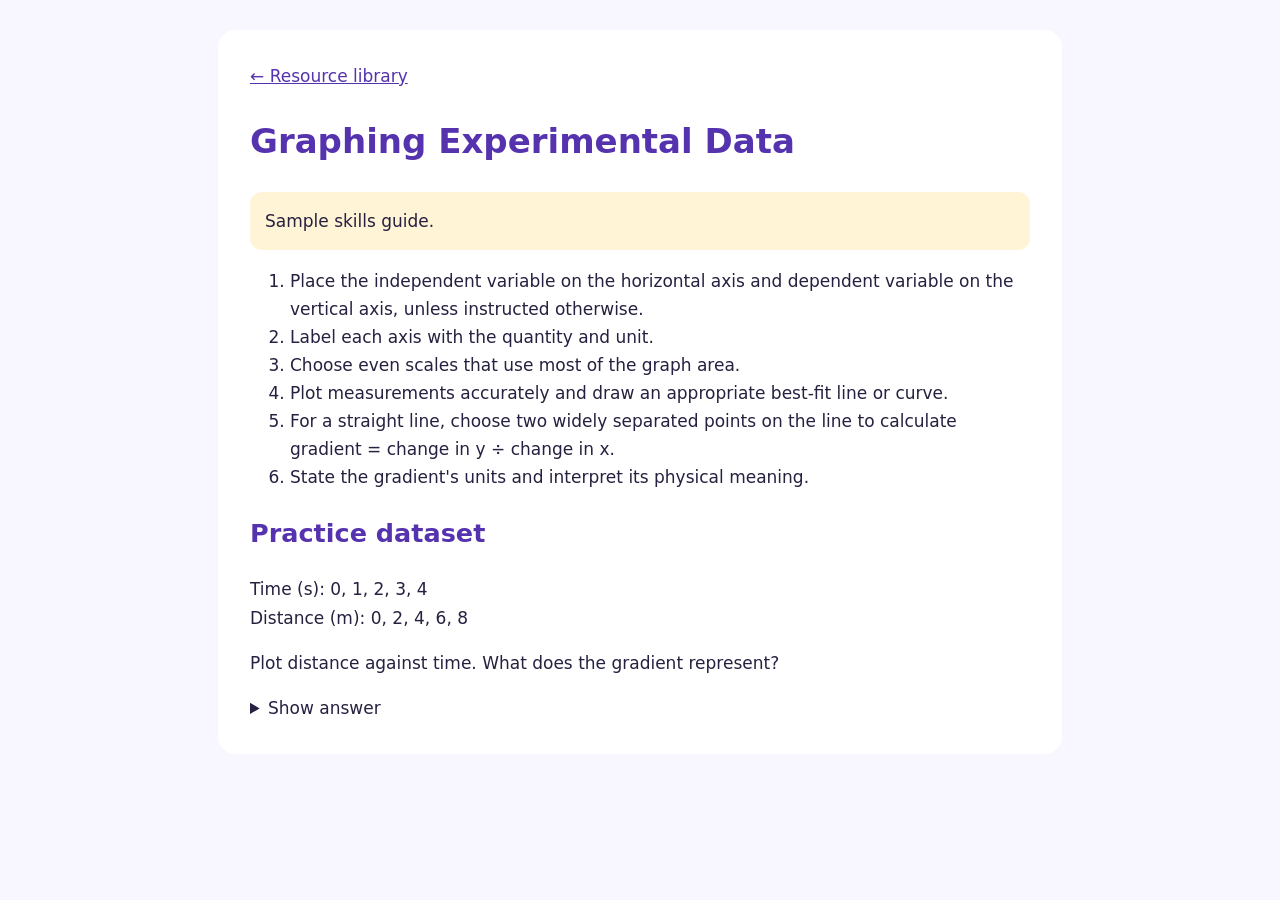
<file: resources/graphing-guide.html>
<!doctype html><html lang="en"><meta charset="utf-8"><meta name="viewport" content="width=device-width,initial-scale=1"><link rel="stylesheet" href="resource.css"><title>Graphing Guide</title><main><a href="../index.html#resources">← Resource library</a><h1>Graphing Experimental Data</h1><aside>Sample skills guide.</aside><ol><li>Place the independent variable on the horizontal axis and dependent variable on the vertical axis, unless instructed otherwise.</li><li>Label each axis with the quantity and unit.</li><li>Choose even scales that use most of the graph area.</li><li>Plot measurements accurately and draw an appropriate best-fit line or curve.</li><li>For a straight line, choose two widely separated points on the line to calculate gradient = change in y ÷ change in x.</li><li>State the gradient's units and interpret its physical meaning.</li></ol><h2>Practice dataset</h2><p>Time (s): 0, 1, 2, 3, 4<br>Distance (m): 0, 2, 4, 6, 8</p><p>Plot distance against time. What does the gradient represent?</p><details><summary>Show answer</summary><p>Gradient = 2 m/s, representing constant speed.</p></details></main></html>
</file>
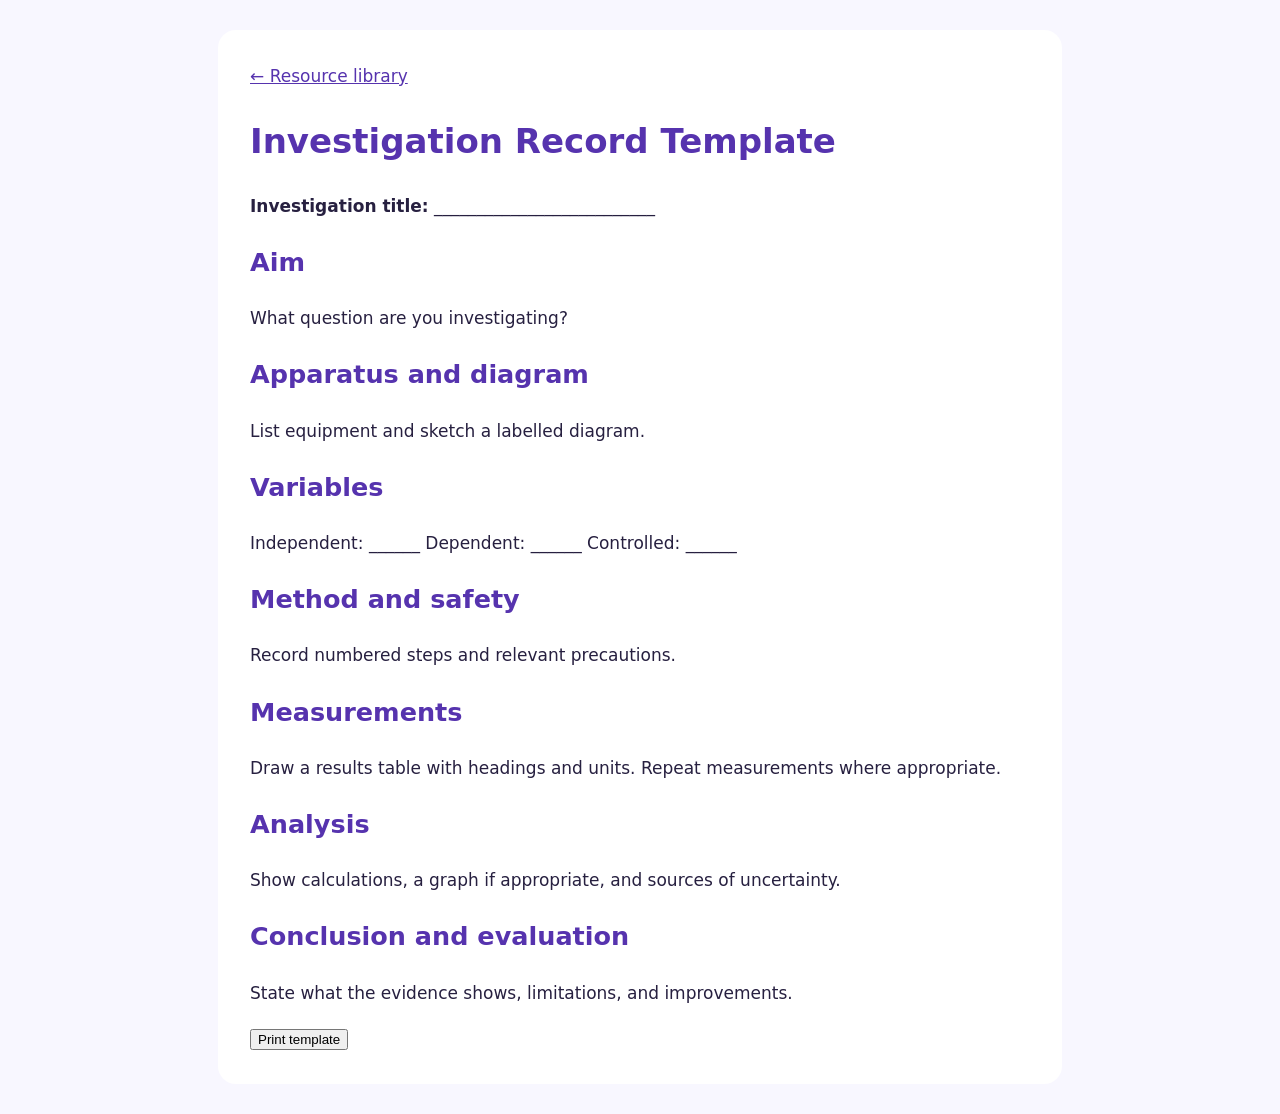
<file: resources/investigation-template.html>
<!doctype html><html lang="en"><meta charset="utf-8"><meta name="viewport" content="width=device-width,initial-scale=1"><link rel="stylesheet" href="resource.css"><title>Investigation Record</title><main><a href="../index.html#resources">← Resource library</a><h1>Investigation Record Template</h1><p><strong>Investigation title:</strong> __________________________</p><h2>Aim</h2><p>What question are you investigating?</p><h2>Apparatus and diagram</h2><p>List equipment and sketch a labelled diagram.</p><h2>Variables</h2><p>Independent: ______ Dependent: ______ Controlled: ______</p><h2>Method and safety</h2><p>Record numbered steps and relevant precautions.</p><h2>Measurements</h2><p>Draw a results table with headings and units. Repeat measurements where appropriate.</p><h2>Analysis</h2><p>Show calculations, a graph if appropriate, and sources of uncertainty.</p><h2>Conclusion and evaluation</h2><p>State what the evidence shows, limitations, and improvements.</p><button onclick="print()">Print template</button></main></html>
</file>
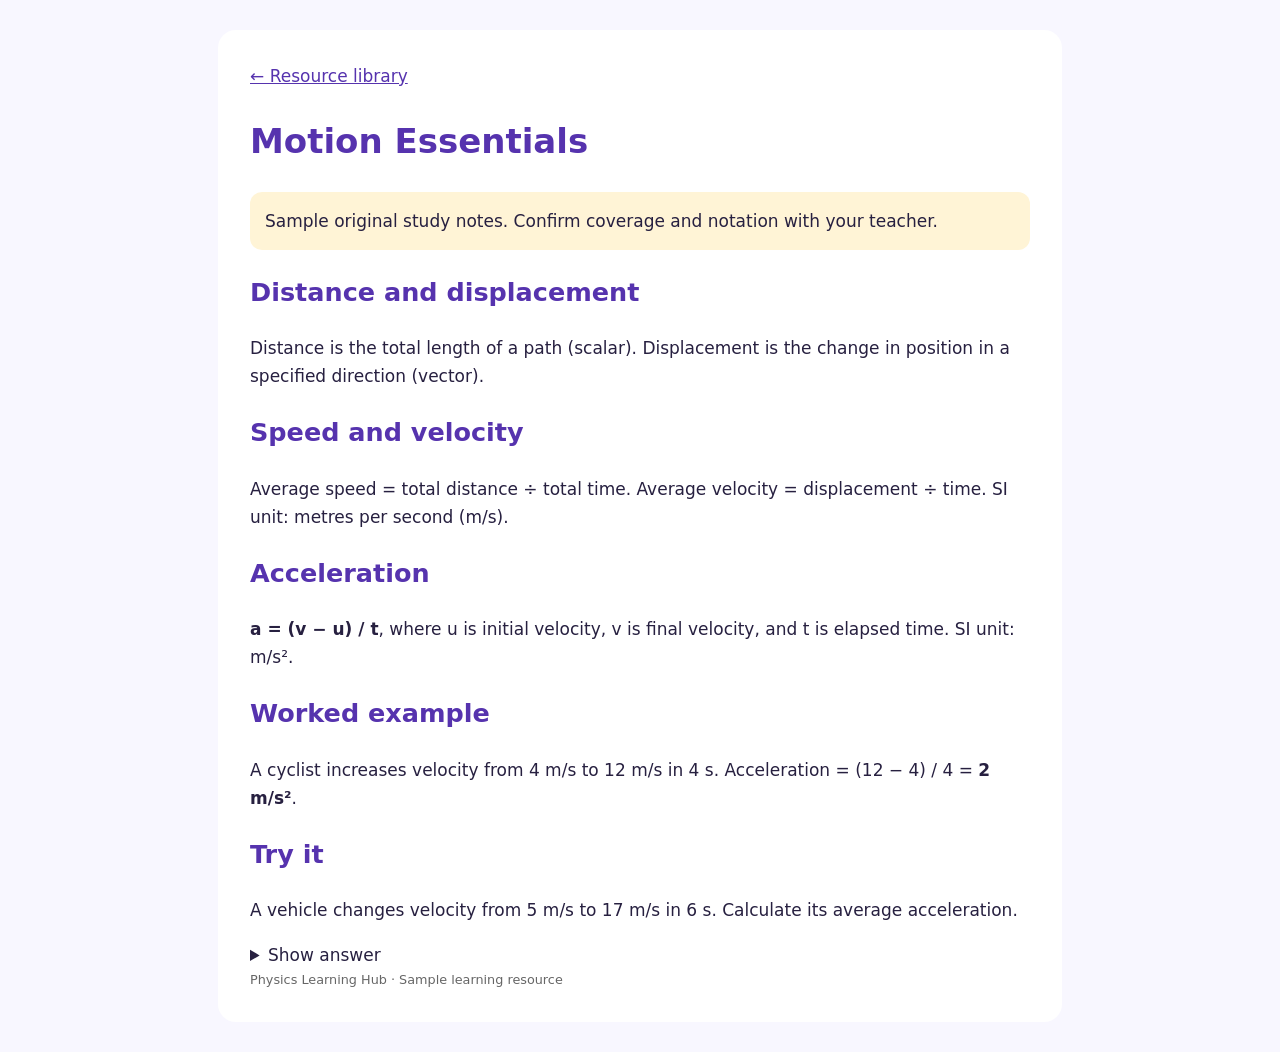
<file: resources/motion-essentials.html>
<!doctype html><html lang="en"><meta charset="utf-8"><meta name="viewport" content="width=device-width,initial-scale=1"><link rel="stylesheet" href="resource.css"><title>Motion Essentials</title><main><a href="../index.html#resources">← Resource library</a><h1>Motion Essentials</h1><aside>Sample original study notes. Confirm coverage and notation with your teacher.</aside><h2>Distance and displacement</h2><p>Distance is the total length of a path (scalar). Displacement is the change in position in a specified direction (vector).</p><h2>Speed and velocity</h2><p>Average speed = total distance ÷ total time. Average velocity = displacement ÷ time. SI unit: metres per second (m/s).</p><h2>Acceleration</h2><p><strong>a = (v − u) / t</strong>, where u is initial velocity, v is final velocity, and t is elapsed time. SI unit: m/s².</p><h2>Worked example</h2><p>A cyclist increases velocity from 4 m/s to 12 m/s in 4 s. Acceleration = (12 − 4) / 4 = <strong>2 m/s²</strong>.</p><h2>Try it</h2><p>A vehicle changes velocity from 5 m/s to 17 m/s in 6 s. Calculate its average acceleration.</p><details><summary>Show answer</summary><p>(17 − 5) / 6 = 2 m/s².</p></details><footer>Physics Learning Hub · Sample learning resource</footer></main></html>
</file>
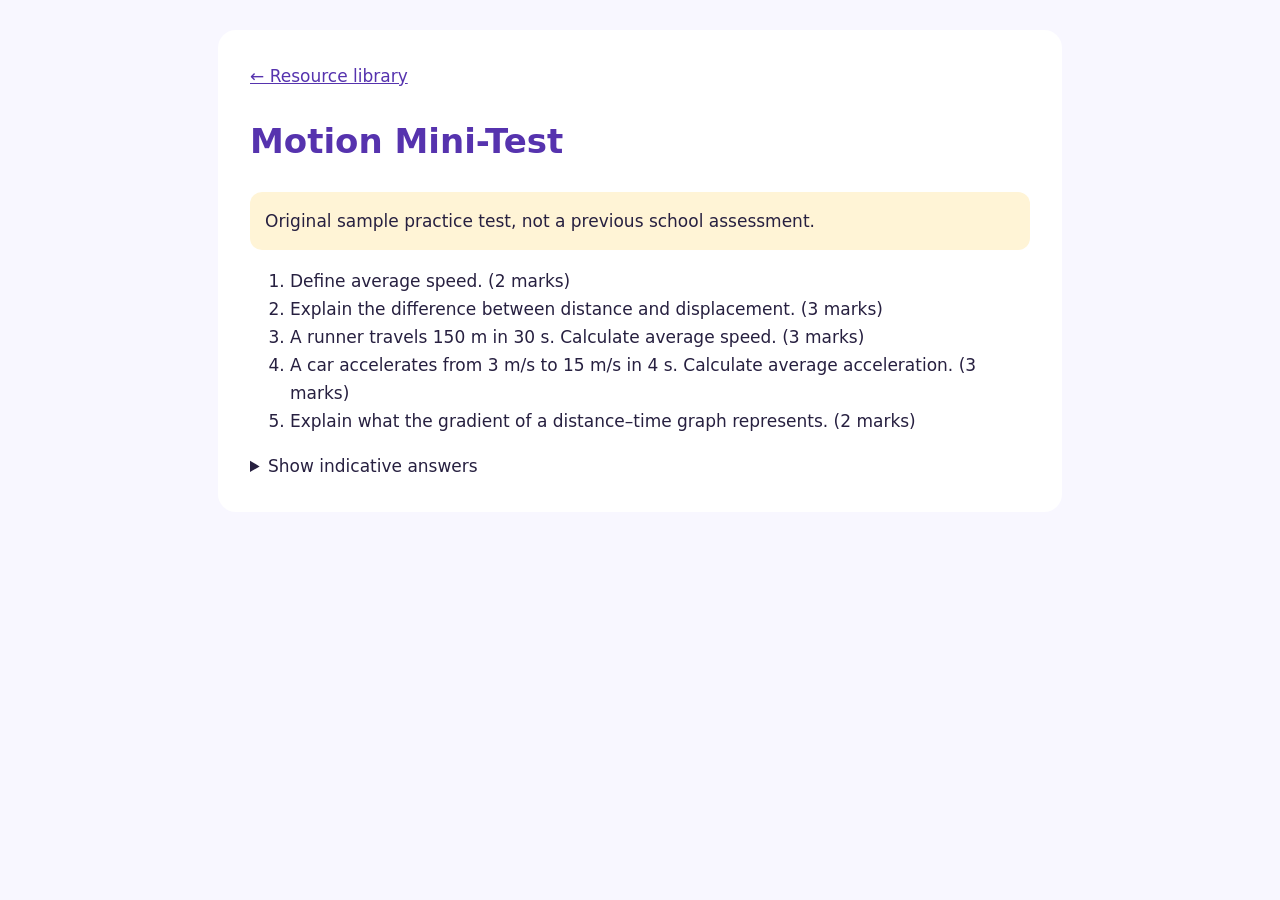
<file: resources/motion-mini-test.html>
<!doctype html><html lang="en"><meta charset="utf-8"><meta name="viewport" content="width=device-width,initial-scale=1"><link rel="stylesheet" href="resource.css"><title>Motion Mini-Test</title><main><a href="../index.html#resources">← Resource library</a><h1>Motion Mini-Test</h1><aside>Original sample practice test, not a previous school assessment.</aside><ol><li>Define average speed. (2 marks)</li><li>Explain the difference between distance and displacement. (3 marks)</li><li>A runner travels 150 m in 30 s. Calculate average speed. (3 marks)</li><li>A car accelerates from 3 m/s to 15 m/s in 4 s. Calculate average acceleration. (3 marks)</li><li>Explain what the gradient of a distance–time graph represents. (2 marks)</li></ol><details><summary>Show indicative answers</summary><ol><li>Total distance divided by total time.</li><li>Distance is scalar path length; displacement is vector change in position.</li><li>150/30 = 5 m/s.</li><li>(15 − 3)/4 = 3 m/s².</li><li>Speed for a straight-line graph with positive gradient.</li></ol></details></main></html>
</file>
<file: resources/resource.css>
body{font:17px/1.65 system-ui,sans-serif;color:#272040;background:#f8f7ff;margin:0}main{max-width:780px;margin:30px auto;padding:32px;background:white;border-radius:18px}h1,h2{color:#5633ae}a{color:#5633ae}aside{background:#fff4d6;padding:15px;border-radius:12px}code{background:#eee9ff;padding:3px 6px}footer{font-size:.8rem;color:#666}@media(max-width:700px){main{margin:0;padding:20px;border-radius:0}}@media print{body{background:white}main{margin:0;padding:0}}
</file>
